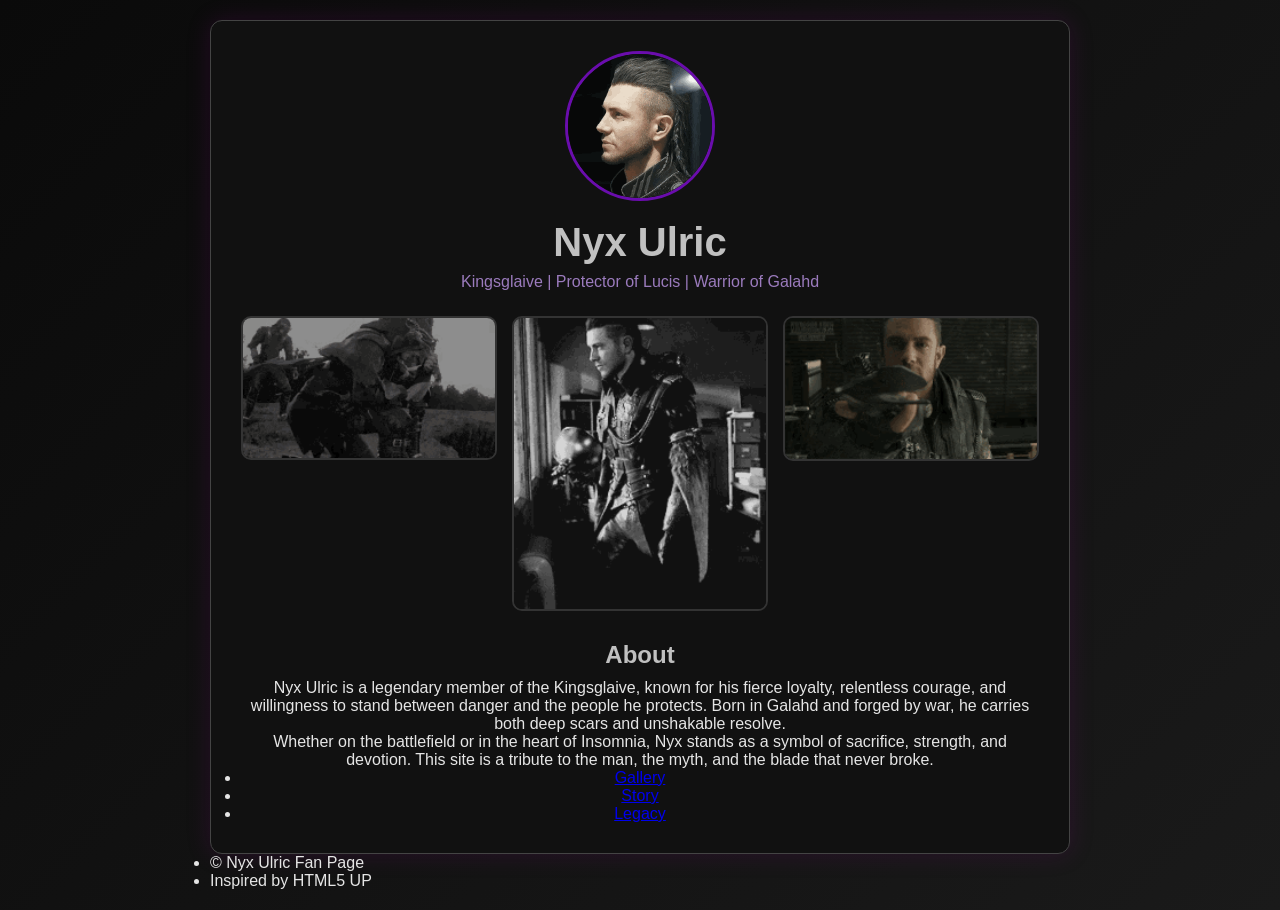
<file: Week5/name card/templates/index.html>
<!DOCTYPE html>
<html lang="en">
<head>
  <meta charset="UTF-8" />
  <meta name="viewport" content="width=device-width, initial-scale=1.0" />
  <title>Nyx Ulric</title>
  <link rel="stylesheet" href="../static/styles.css" />
</head>
<body class="is-loading">
  <div id="wrapper">
    <section id="main">
      <header>
        <span class="avatar">
          <img src="../static/images/nyx7.gif" alt="Profile of Nyx Ulric" />
        </span>
        <h1>Nyx Ulric</h1>
        <p>Kingsglaive | Protector of Lucis | Warrior of Galahd</p>
      </header>

      <section class="gallery">
        <img src="../static/images/nyx5.gif" alt="Nyx Ulric working" />
        <img src="../static/images/nyx8.gif" alt="Nyx Ulric in formal attire" />
        <img src="../static/images/nyx6.gif" alt="Nyx Ulric preparing" />
      </section>

      <section class="bio">
        <h2>About</h2>
        <p>
          Nyx Ulric is a legendary member of the Kingsglaive, known for his fierce loyalty,
          relentless courage, and willingness to stand between danger and the people he protects.
          Born in Galahd and forged by war, he carries both deep scars and unshakable resolve.
        </p>
        <p>
          Whether on the battlefield or in the heart of Insomnia, Nyx stands as a symbol of sacrifice,
          strength, and devotion. This site is a tribute to the man, the myth, and the blade that never broke.
        </p>
      </section>

      <footer>
        <ul class="icons">
          <li><a href="#">Gallery</a></li>
          <li><a href="#">Story</a></li>
          <li><a href="#">Legacy</a></li>
        </ul>
      </footer>
    </section>

    <footer id="footer">
      <ul class="copyright">
        <li>&copy; Nyx Ulric Fan Page</li>
        <li>Inspired by HTML5 UP</li>
      </ul>
    </footer>
  </div>

  <script>
    if ('addEventListener' in window) {
      window.addEventListener('load', function () {
        document.body.className = document.body.className.replace(/\bis-loading\b/, '');
      });
      document.body.className += (navigator.userAgent.match(/(MSIE|rv:11\.0)/) ? ' is-ie' : '');
    }
  </script>
</body>
</html>
</file>
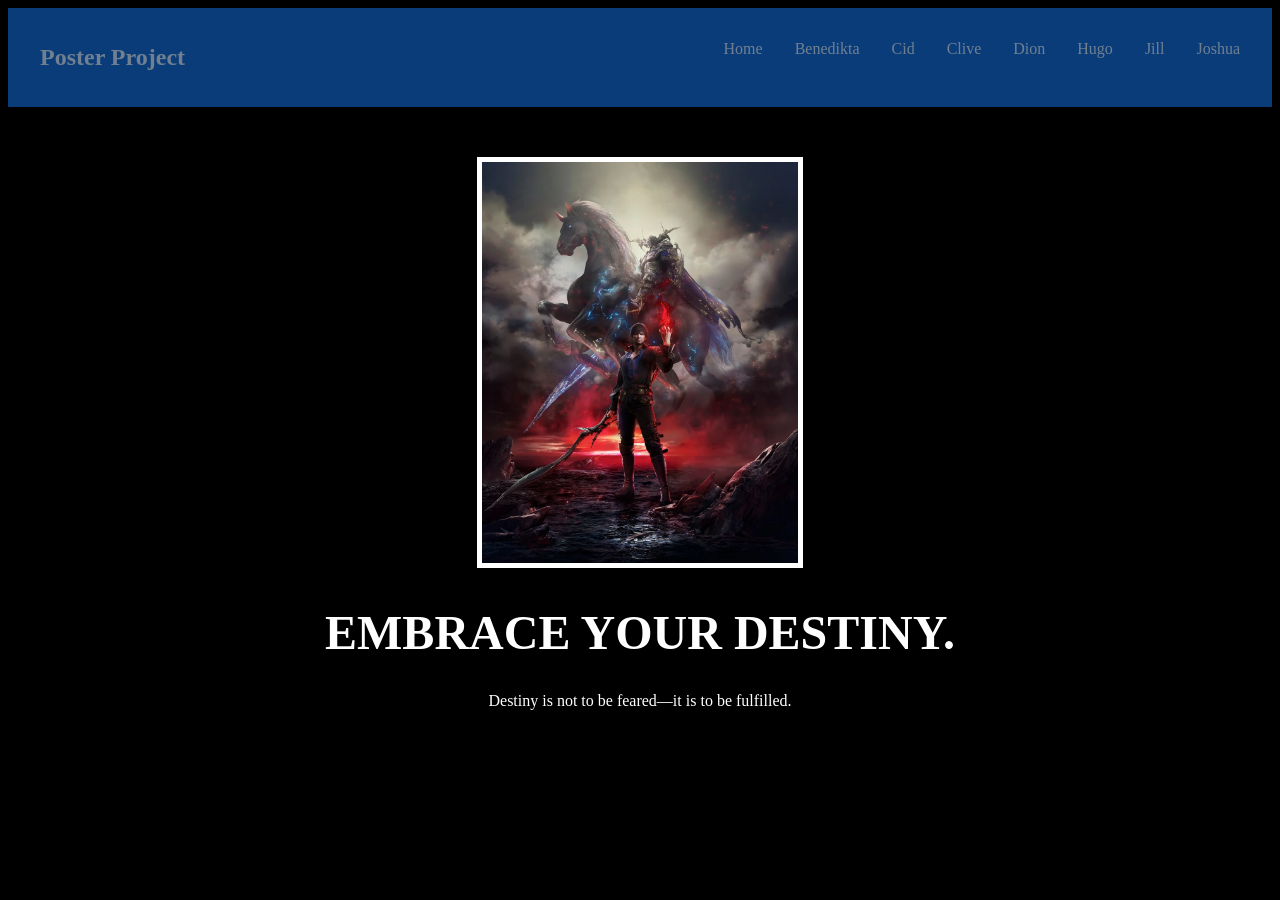
<file: Week5/poster/barnabas/index.html>
<!DOCTYPE html>
<html lang="en">

<head>
  <meta charset="UTF-8">
  <title>Motivation Meme</title>
  <link rel="stylesheet" href="./style.css" />
  <link rel="preconnect" href="https://fonts.googleapis.com">
  <link rel="preconnect" href="https://fonts.gstatic.com" crossorigin>
  <link href="https://fonts.google.com/specimen/Cinzel?preview.script=Latn" rel="stylesheet">
</head>

<body>
  <nav>
      <h2>Poster Project</h2>
      <ul>
        <li><a href="../index.html">Home</a></li>
        <li><a href="../benedikta/index.html">Benedikta</a></li>
        <li><a href="../cid/index.html">Cid</a></li>
        <li><a href="../clive/index.html">Clive</a></li>
        <li><a href="../dion/index.html">Dion</a></li>
        <li><a href="../hugo/index.html">Hugo</a></li>
        <li><a href="../jill/index.html">Jill</a></li>
        <li><a href="../joshua/index.html">Joshua</a></li>
      </ul>  
    </nav>

  <div class="poster">
    <img class="motivation-img" src="../assets/images/barnabas-odin.png" src="Barnabas with Odin" />
    <h1>Embrace Your Destiny.</h1>
    <p>Destiny is not to be feared—it is to be fulfilled.</p>
  </div>
</body>

</html>
</file>
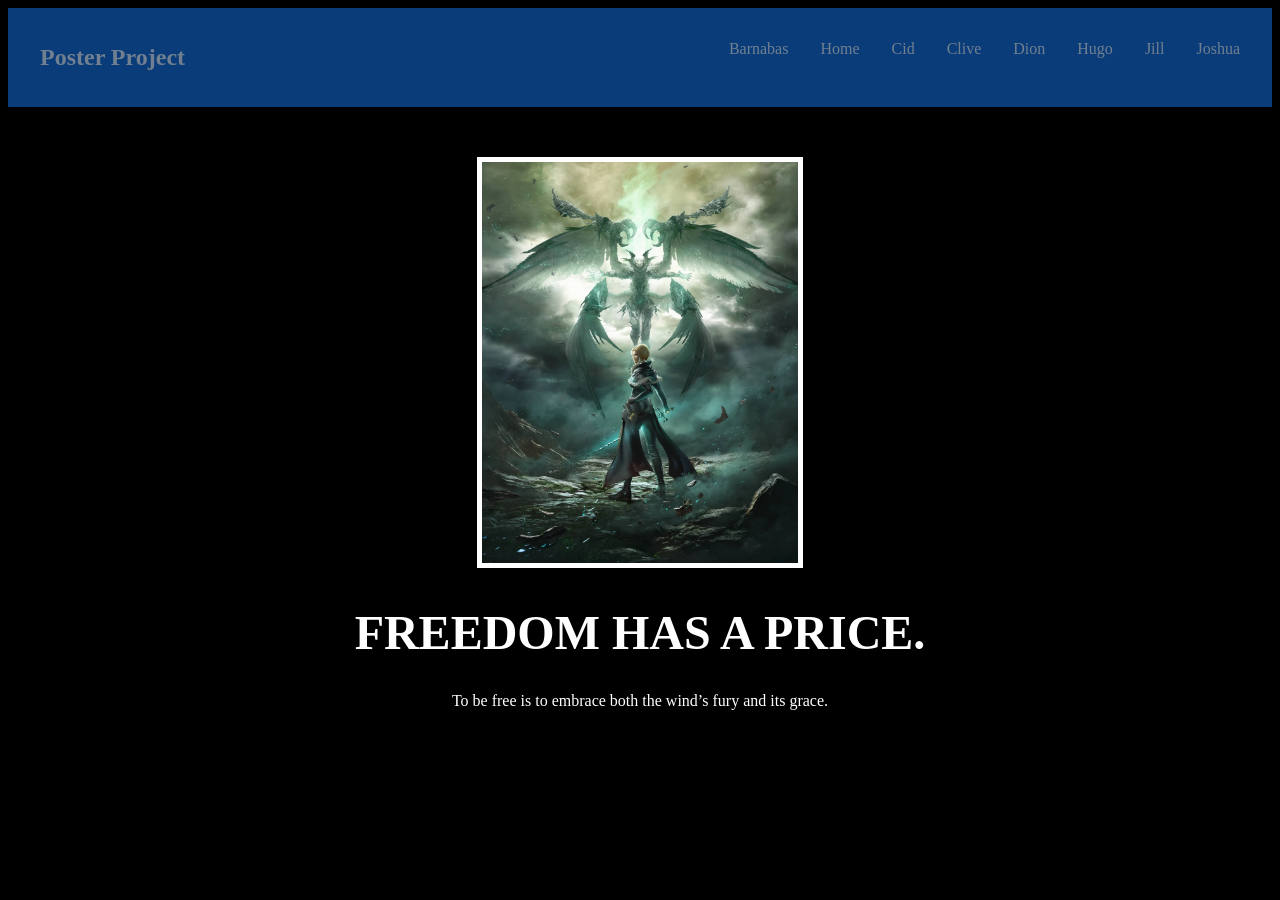
<file: Week5/poster/benedikta/index.html>
<!DOCTYPE html>
<html lang="en">

<head>
  <meta charset="UTF-8">
  <title>Motivation Meme</title>
  <link rel="stylesheet" href="./style.css" />
  <link rel="preconnect" href="https://fonts.googleapis.com">
  <link rel="preconnect" href="https://fonts.gstatic.com" crossorigin>
  <link href="https://fonts.google.com/specimen/Cinzel?preview.script=Latn" rel="stylesheet">
</head>

<body>
  <nav>
      <h2>Poster Project</h2>
      <ul>
        <li><a href="../barnabas/index.html">Barnabas</a></li>
        <li><a href="../index.html">Home</a></li>
        <li><a href="../cid/index.html">Cid</a></li>
        <li><a href="../clive/index.html">Clive</a></li>
        <li><a href="../dion/index.html">Dion</a></li>
        <li><a href="../hugo/index.html">Hugo</a></li>
        <li><a href="../jill/index.html">Jill</a></li>
        <li><a href="../joshua/index.html">Joshua</a></li>
      </ul>  
    </nav>

  <div class="poster">
    <img class="motivation-img" src="../assets/images/benedikta-garuda.png" src="Benedikta with Garuda" />
    <h1>Freedom Has a Price.</h1>
    <p>To be free is to embrace both the wind’s fury and its grace.</p>
  </div>
</body>

</html>
</file>
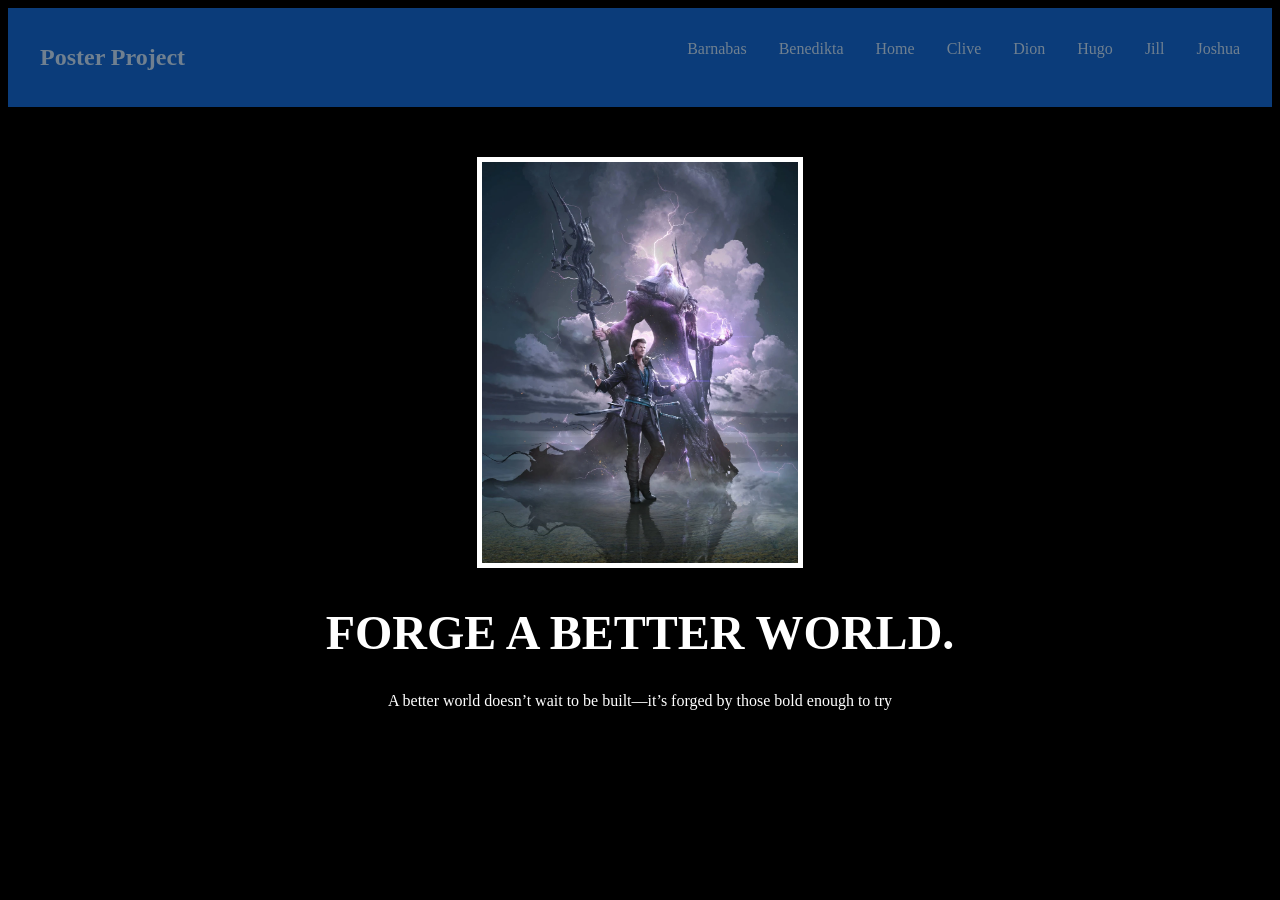
<file: Week5/poster/cid/index.html>
<!DOCTYPE html>
<html lang="en">

<head>
  <meta charset="UTF-8">
  <title>Motivation Meme</title>
  <link rel="stylesheet" href="./style.css" />
  <link rel="preconnect" href="https://fonts.googleapis.com">
  <link rel="preconnect" href="https://fonts.gstatic.com" crossorigin>
  <link href="https://fonts.google.com/specimen/Cinzel?preview.script=Latn" rel="stylesheet">
</head>

<body>
  <nav>
      <h2>Poster Project</h2>
      <ul>
        <li><a href="../barnabas/index.html">Barnabas</a></li>
        <li><a href="../benedikta/index.html">Benedikta</a></li>
        <li><a href="../index.html">Home</a></li>
        <li><a href="../clive/index.html">Clive</a></li>
        <li><a href="../dion/index.html">Dion</a></li>
        <li><a href="../hugo/index.html">Hugo</a></li>
        <li><a href="../jill/index.html">Jill</a></li>
        <li><a href="../joshua/index.html">Joshua</a></li>
      </ul>  
    </nav>

  <div class="poster">
    <img class="motivation-img" src="../assets/images/cid-ramuh.png" src="Cid with Ramuh" />
    <h1>Forge a Better World.</h1>
    <p>A better world doesn’t wait to be built—it’s forged by those bold enough to try</p>
  </div>
</body>

</html>
</file>
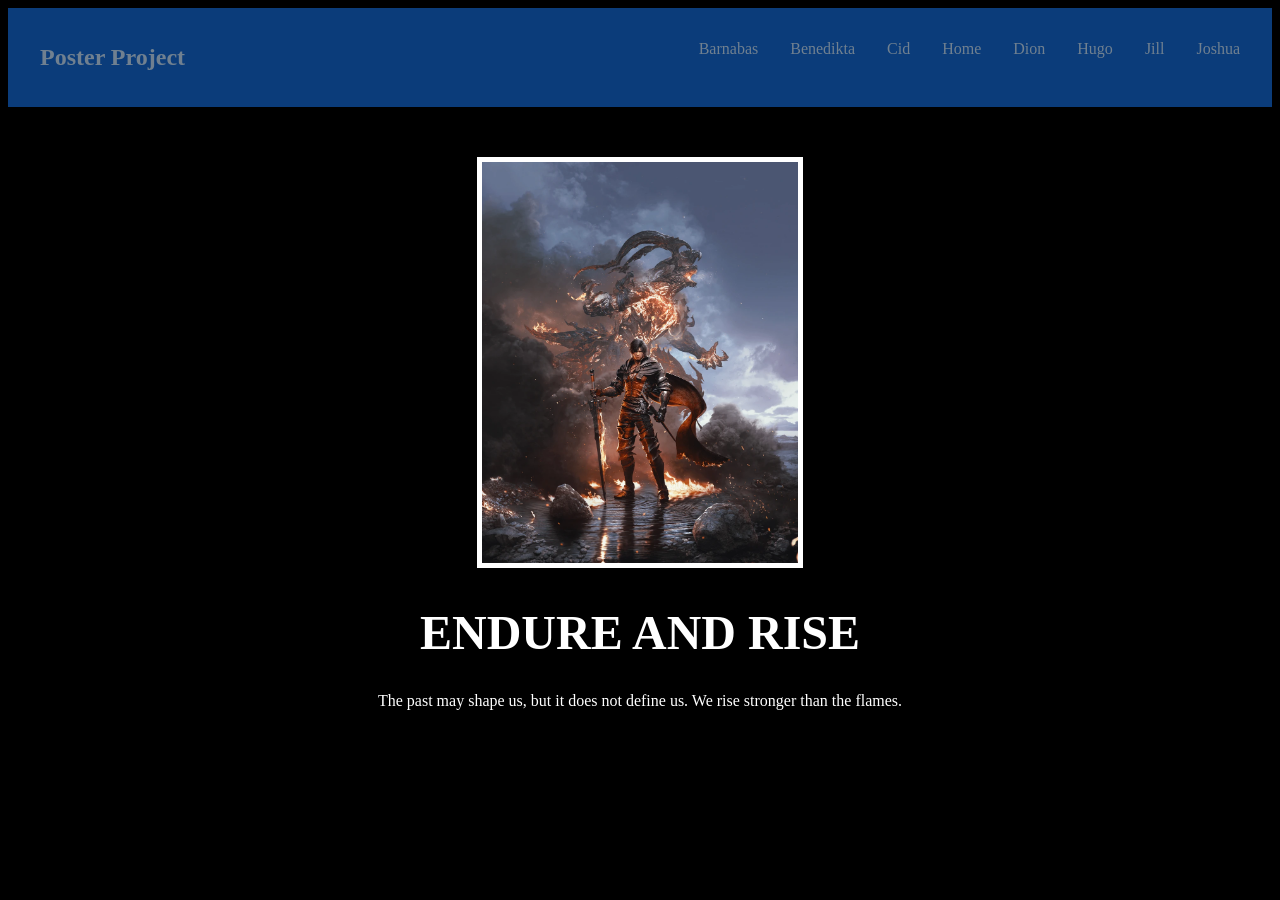
<file: Week5/poster/clive/index.html>
<!DOCTYPE html>
<html lang="en">

<head>
  <meta charset="UTF-8">
  <title>Motivation Meme</title>
  <link rel="stylesheet" href="./style.css" />
  <link rel="preconnect" href="https://fonts.googleapis.com">
  <link rel="preconnect" href="https://fonts.gstatic.com" crossorigin>
  <link href="https://fonts.google.com/specimen/Cinzel?preview.script=Latn" rel="stylesheet">
</head>

<body>
  <nav>
      <h2>Poster Project</h2>
      <ul>
        <li><a href="../barnabas/index.html">Barnabas</a></li>
        <li><a href="../benedikta/index.html">Benedikta</a></li>
        <li><a href="../cid/index.html">Cid</a></li>
        <li><a href="../index.html">Home</a></li>
        <li><a href="../dion/index.html">Dion</a></li>
        <li><a href="../hugo/index.html">Hugo</a></li>
        <li><a href="../jill/index.html">Jill</a></li>
        <li><a href="../joshua/index.html">Joshua</a></li>
      </ul>  
    </nav>

  <div class="poster">
    <img class="motivation-img" src="../assets/images/clive-ifrit.png" src="Clive with Ifrit" />
    <h1>Endure and Rise</h1>
    <p>The past may shape us, but it does not define us. We rise stronger than the flames.</p>
  </div>
</body>

</html>
</file>
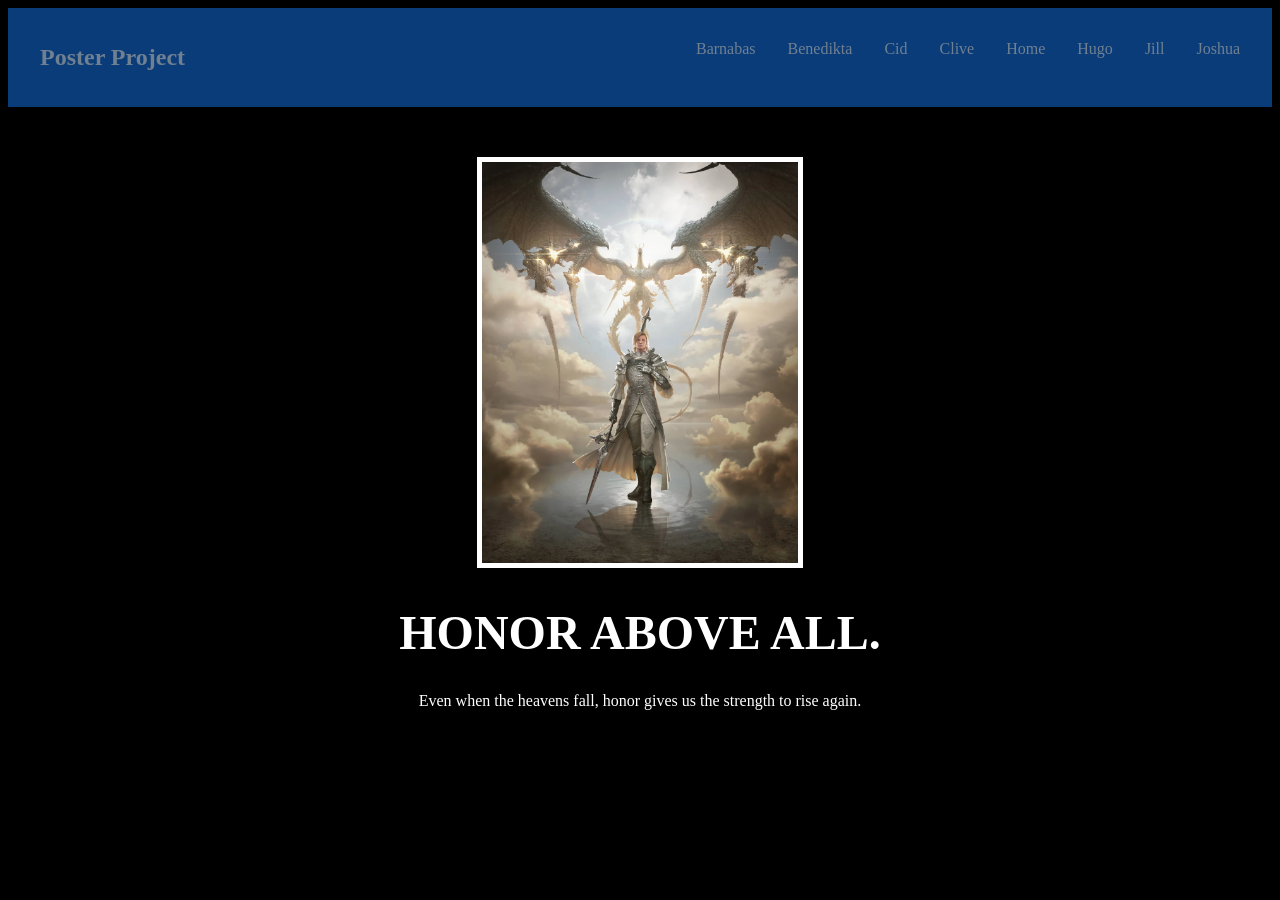
<file: Week5/poster/dion/index.html>
<!DOCTYPE html>
<html lang="en">

<head>
  <meta charset="UTF-8">
  <title>Motivation Meme</title>
  <link rel="stylesheet" href="./style.css" />
  <link rel="preconnect" href="https://fonts.googleapis.com">
  <link rel="preconnect" href="https://fonts.gstatic.com" crossorigin>
  <link href="https://fonts.google.com/specimen/Cinzel?preview.script=Latn" rel="stylesheet">
</head>

<body>
  <nav>
      <h2>Poster Project</h2>
      <ul>
        <li><a href="../barnabas/index.html">Barnabas</a></li>
        <li><a href="../benedikta/index.html">Benedikta</a></li>
        <li><a href="../cid/index.html">Cid</a></li>
        <li><a href="../clive/index.html">Clive</a></li>
        <li><a href="../index.html">Home</a></li>
        <li><a href="../hugo/index.html">Hugo</a></li>
        <li><a href="../jill/index.html">Jill</a></li>
        <li><a href="../joshua/index.html">Joshua</a></li>
      </ul>  
    </nav>

  <div class="poster">
    <img class="motivation-img" src="../assets/images/dion-bahamut.png" src="Dion with Bahamut" />
    <h1>Honor Above All.</h1>
    <p>Even when the heavens fall, honor gives us the strength to rise again.</p>
  </div>
</body>

</html>
</file>
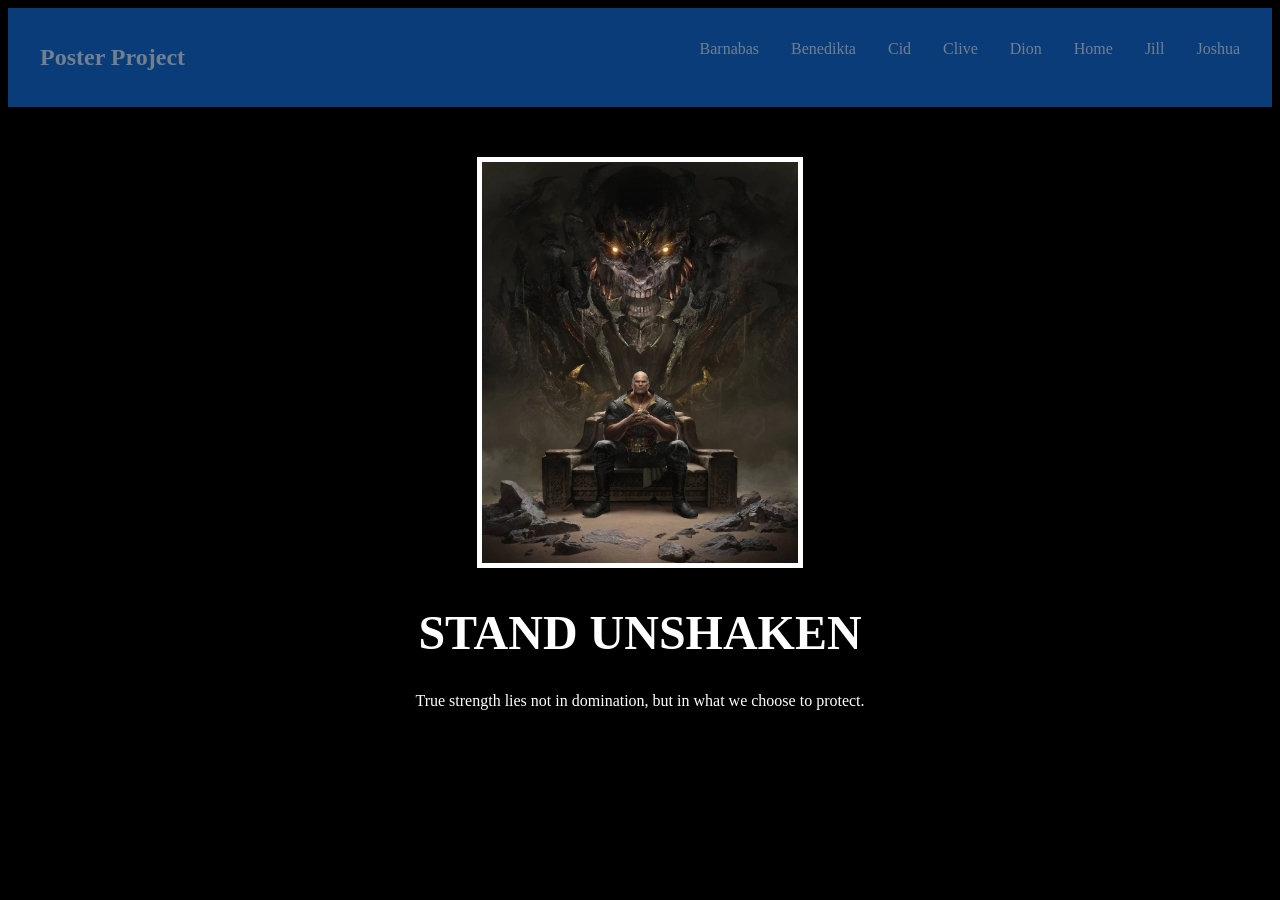
<file: Week5/poster/hugo/index.html>
<!DOCTYPE html>
<html lang="en">

<head>
  <meta charset="UTF-8">
  <title>Motivation Meme</title>
  <link rel="stylesheet" href="./style.css" />
  <link rel="preconnect" href="https://fonts.googleapis.com">
  <link rel="preconnect" href="https://fonts.gstatic.com" crossorigin>
  <link href="https://fonts.google.com/specimen/Cinzel?preview.script=Latn" rel="stylesheet">
</head>

<body>
  <nav>
      <h2>Poster Project</h2>
      <ul>
        <li><a href="../barnabas/index.html">Barnabas</a></li>
        <li><a href="../benedikta/index.html">Benedikta</a></li>
        <li><a href="../cid/index.html">Cid</a></li>
        <li><a href="../clive/index.html">Clive</a></li>
        <li><a href="../dion/index.html">Dion</a></li>
        <li><a href="../index.html">Home</a></li>
        <li><a href="../jill/index.html">Jill</a></li>
        <li><a href="../joshua/index.html">Joshua</a></li>
      </ul>  
    </nav>

  <div class="poster">
    <img class="motivation-img" src="../assets/images/hugo-titan.png" src="Hugo with Titan" />
    <h1>Stand Unshaken</h1>
    <p>True strength lies not in domination, but in what we choose to protect.</p>
  </div>
</body>

</html>
</file>
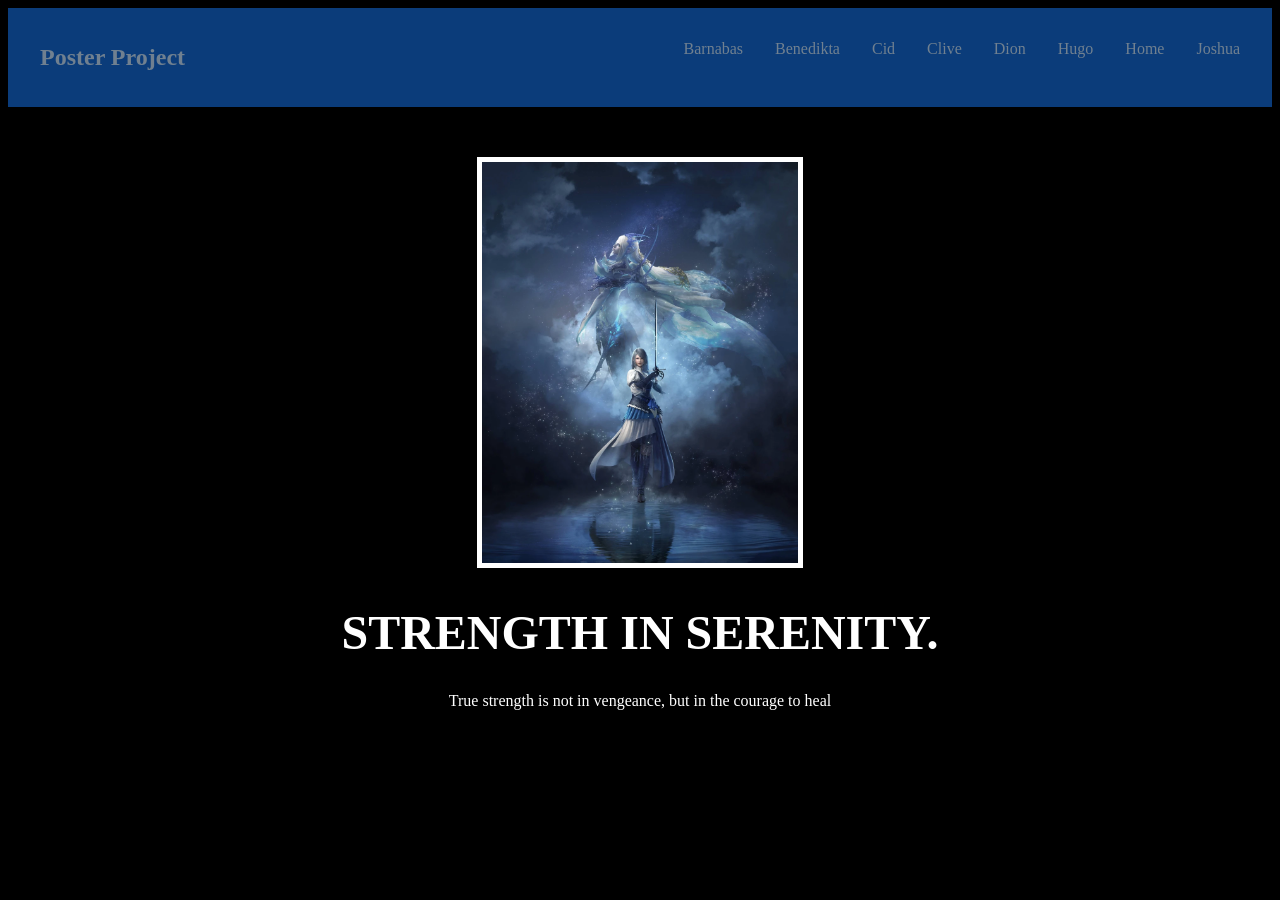
<file: Week5/poster/jill/index.html>
<!DOCTYPE html>
<html lang="en">

<head>
  <meta charset="UTF-8">
  <title>Motivation Meme</title>
  <link rel="stylesheet" href="./style.css" />
  <link rel="preconnect" href="https://fonts.googleapis.com">
  <link rel="preconnect" href="https://fonts.gstatic.com" crossorigin>
  <link href="https://fonts.google.com/specimen/Cinzel?preview.script=Latn" rel="stylesheet">
</head>

<body>
  <nav>
      <h2>Poster Project</h2>
      <ul>
        <li><a href="../barnabas/index.html">Barnabas</a></li>
        <li><a href="../benedikta/index.html">Benedikta</a></li>
        <li><a href="../cid/index.html">Cid</a></li>
        <li><a href="../clive/index.html">Clive</a></li>
        <li><a href="../dion/index.html">Dion</a></li>
        <li><a href="../hugo/index.html">Hugo</a></li>
        <li><a href="../index.html">Home</a></li>
        <li><a href="../joshua/index.html">Joshua</a></li>
      </ul>  
    </nav>

  <div class="poster">
    <img class="motivation-img" src="../assets/images/jill-shiva.png" src="Jill with Shiva" />
    <h1>Strength in Serenity.</h1>
    <p>True strength is not in vengeance, but in the courage to heal</p>
  </div>
</body>

</html>
</file>
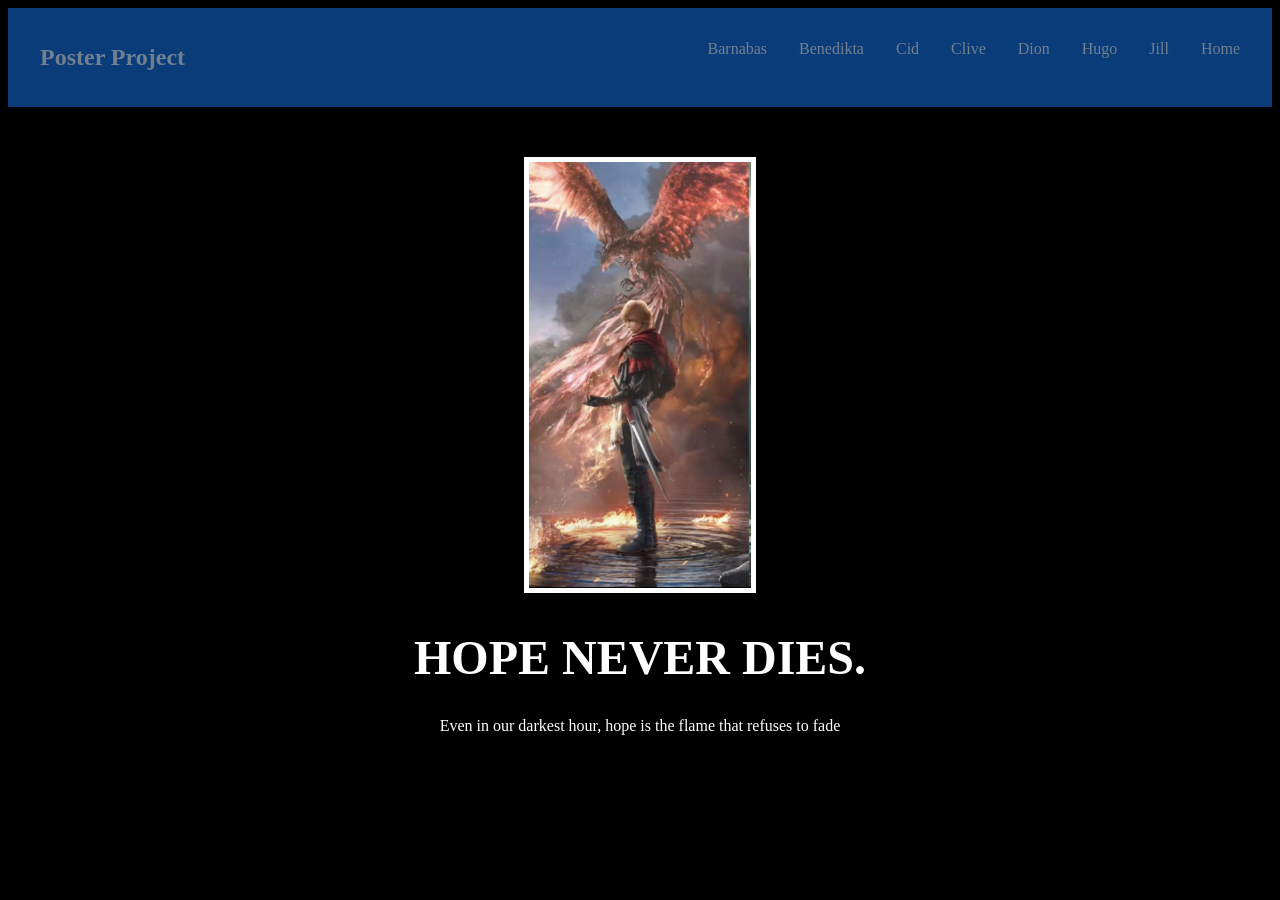
<file: Week5/poster/joshua/index.html>
<!DOCTYPE html>
<html lang="en">

<head>
  <meta charset="UTF-8">
  <title>Motivation Meme</title>
  <link rel="stylesheet" href="./style.css" />
  <link rel="preconnect" href="https://fonts.googleapis.com">
  <link rel="preconnect" href="https://fonts.gstatic.com" crossorigin>
  <link href="https://fonts.google.com/specimen/Cinzel?preview.script=Latn" rel="stylesheet">
</head>

<body>
  <nav>
      <h2>Poster Project</h2>
      <ul>
        <li><a href="../barnabas/index.html">Barnabas</a></li>
        <li><a href="../benedikta/index.html">Benedikta</a></li>
        <li><a href="../cid/index.html">Cid</a></li>
        <li><a href="../clive/index.html">Clive</a></li>
        <li><a href="../dion/index.html">Dion</a></li>
        <li><a href="../hugo/index.html">Hugo</a></li>
        <li><a href="../jill/index.html">Jill</a></li>
        <li><a href="../index.html">Home</a></li>
      </ul>  
    </nav>

  <div class="poster">
    <img class="motivation-img" src="../assets/images/joshua-phoenix.png" src="Joshua with Phoenix" />
    <h1>Hope Never Dies.</h1>
    <p>Even in our darkest hour, hope is the flame that refuses to fade</p>
  </div>
</body>

</html>
</file>
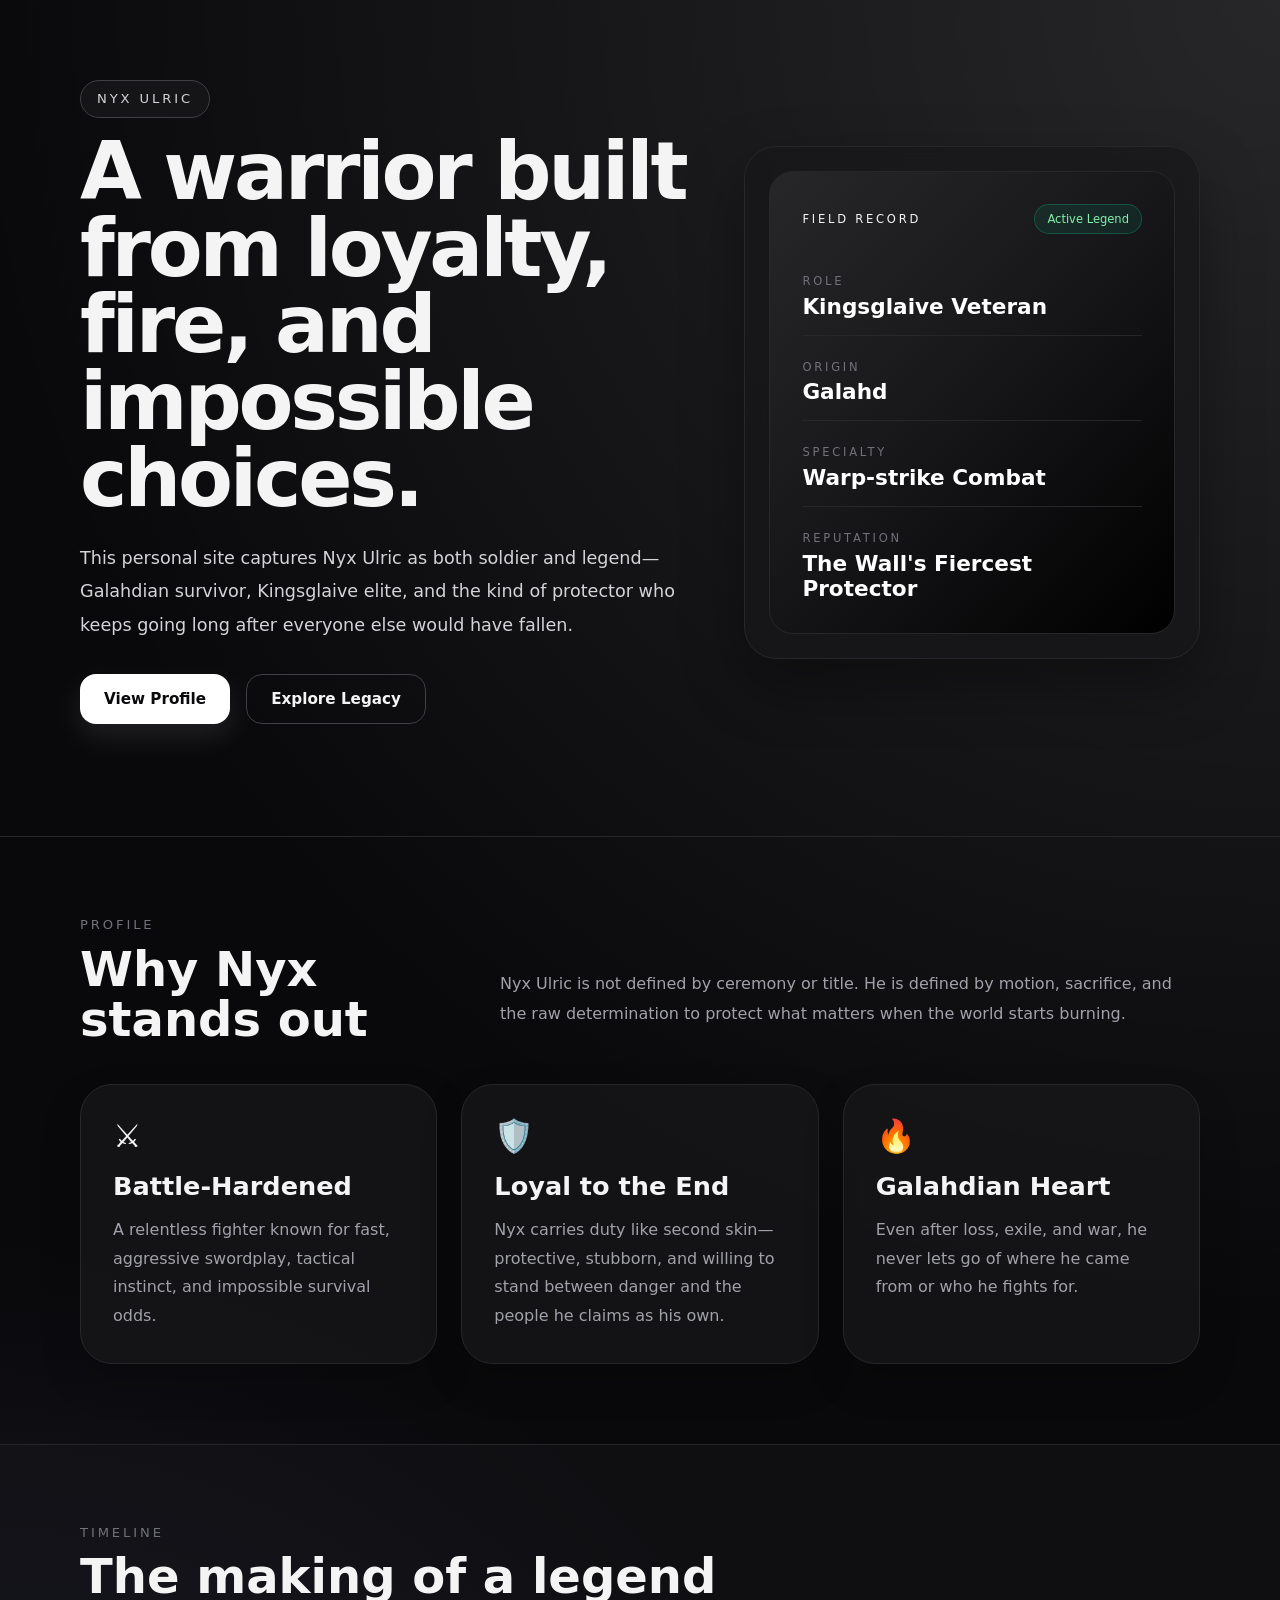
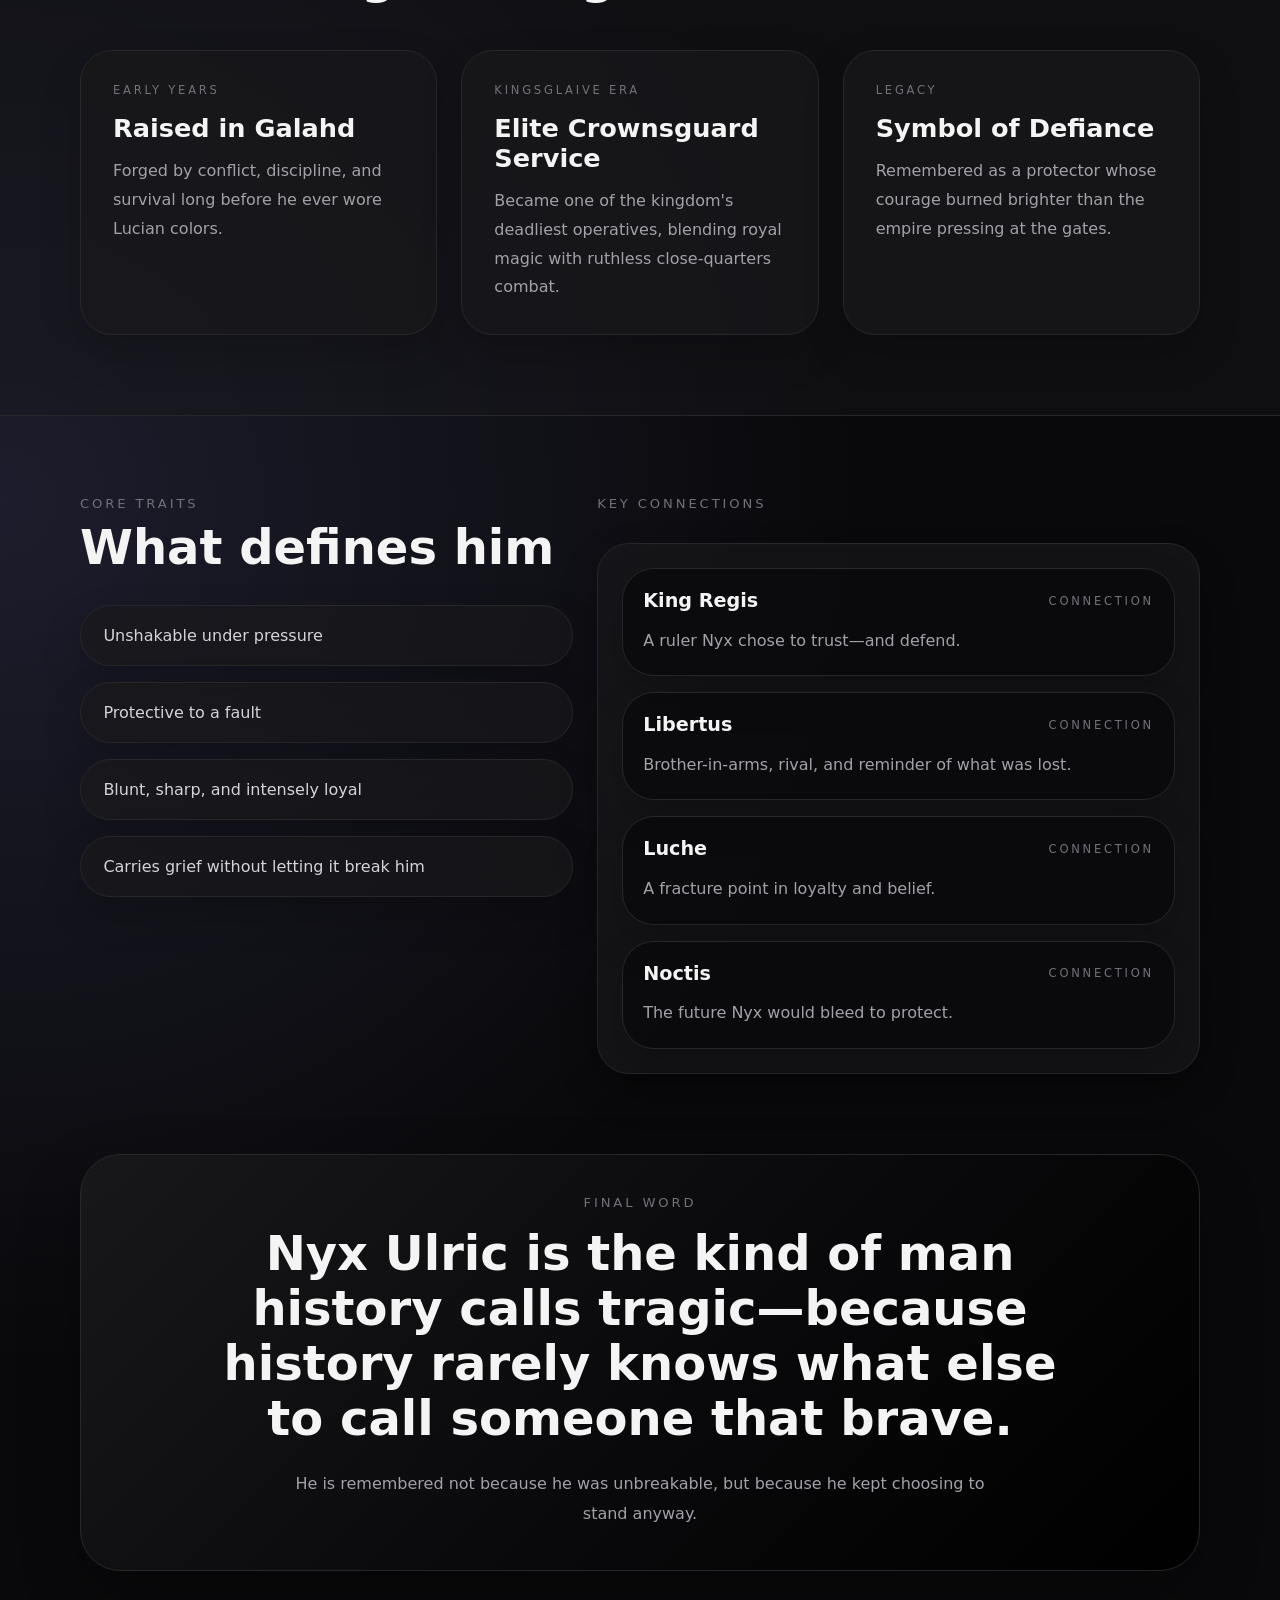
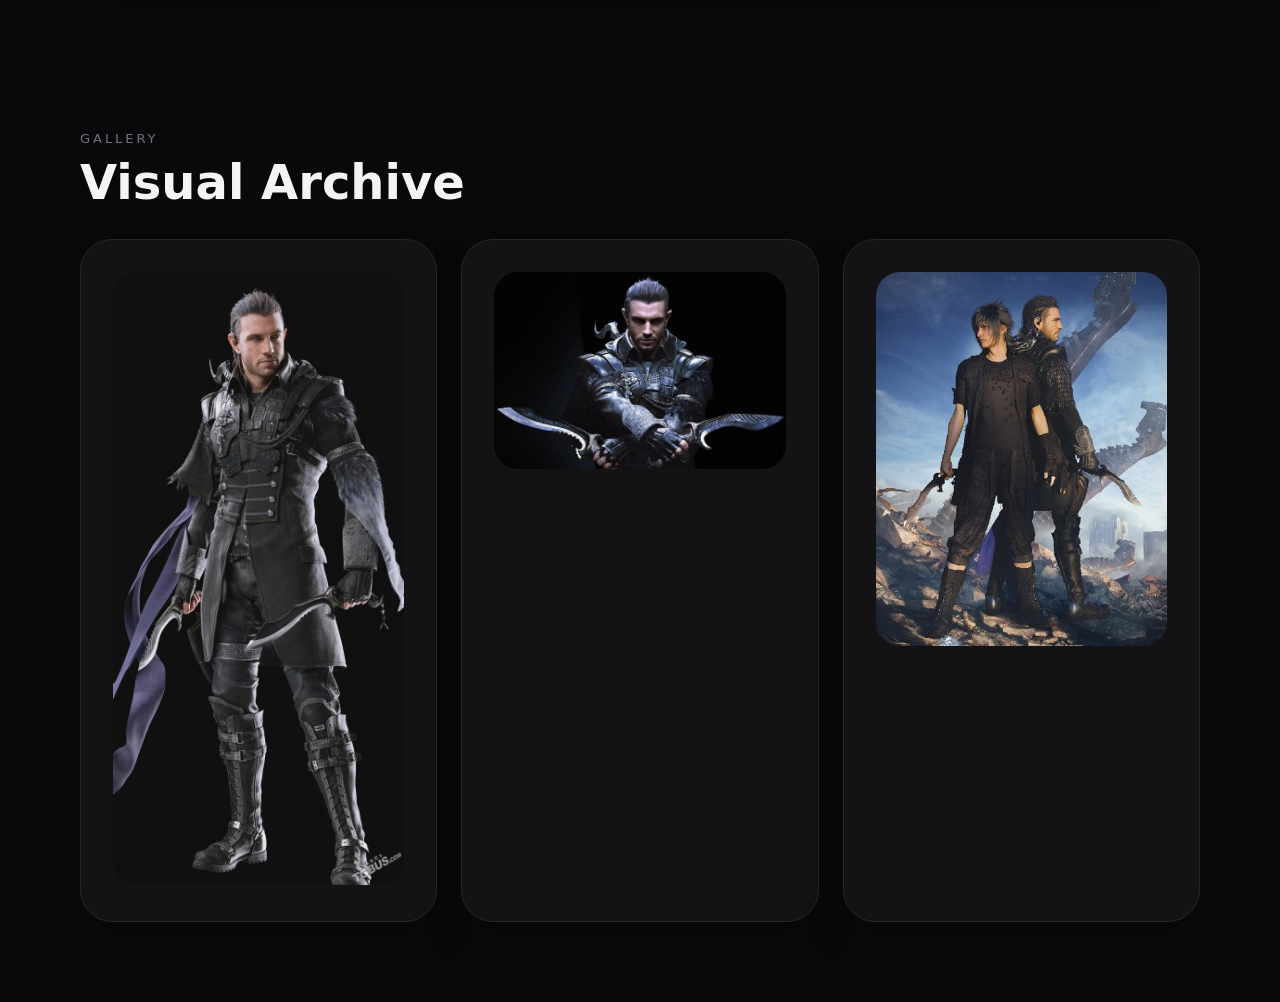
<file: Week5/name card/templates/nyx/nyx.html>
<!DOCTYPE html>
<html lang="en">
  <head>
    <meta charset="UTF-8" />
    <meta name="viewport" content="width=device-width, initial-scale=1.0" />
    <title>Nyx Ulric | Personal Website</title>
    <meta
      name="description"
      content="A cinematic personal website for Nyx Ulric featuring profile highlights, legacy timeline, core traits, and key relationships."
    />
    <link rel="stylesheet" href="styles.css" />
  </head>
  <body>
    <div class="site-shell">
      <section class="hero-section">
        <div class="hero-backdrop"></div>
        <div class="container hero-grid">
          <div class="hero-copy">
            <p class="eyebrow pill">Nyx Ulric</p>
            <h1 class="hero-title">
              A warrior built from loyalty, fire, and impossible choices.
            </h1>
            <p class="hero-text">
              This personal site captures Nyx Ulric as both soldier and
              legend—Galahdian survivor, Kingsglaive elite, and the kind of
              protector who keeps going long after everyone else would have
              fallen.
            </p>
            <div class="button-row">
              <a href="#profile" class="btn btn-primary">View Profile</a>
              <a href="#timeline" class="btn btn-secondary">Explore Legacy</a>
            </div>
          </div>

          <div class="stat-panel-wrap">
            <div class="stat-panel-outer">
              <div class="stat-panel-inner">
                <div class="panel-head">
                  <span class="eyebrow small">Field Record</span>
                  <span class="status-badge">Active Legend</span>
                </div>
                <div class="stat-list">
                  <div class="stat-item">
                    <p class="eyebrow small muted">Role</p>
                    <p class="stat-value">Kingsglaive Veteran</p>
                  </div>
                  <div class="stat-item">
                    <p class="eyebrow small muted">Origin</p>
                    <p class="stat-value">Galahd</p>
                  </div>
                  <div class="stat-item">
                    <p class="eyebrow small muted">Specialty</p>
                    <p class="stat-value">Warp-strike Combat</p>
                  </div>
                  <div class="stat-item">
                    <p class="eyebrow small muted">Reputation</p>
                    <p class="stat-value">The Wall's Fiercest Protector</p>
                  </div>
                </div>
              </div>
            </div>
          </div>
        </div>
      </section>

      <section id="profile" class="section container">
        <div class="section-head section-head-split">
          <div>
            <p class="eyebrow muted">Profile</p>
            <h2 class="section-title">Why Nyx stands out</h2>
          </div>
          <p class="section-copy">
            Nyx Ulric is not defined by ceremony or title. He is defined by
            motion, sacrifice, and the raw determination to protect what matters
            when the world starts burning.
          </p>
        </div>

        <div class="three-col-grid">
          <div class="card feature-card">
            <div class="feature-icon">⚔️</div>
            <h3 class="card-title">Battle-Hardened</h3>
            <p class="card-copy">
              A relentless fighter known for fast, aggressive swordplay,
              tactical instinct, and impossible survival odds.
            </p>
          </div>

          <div class="card feature-card">
            <div class="feature-icon">🛡️</div>
            <h3 class="card-title">Loyal to the End</h3>
            <p class="card-copy">
              Nyx carries duty like second skin—protective, stubborn, and
              willing to stand between danger and the people he claims as his
              own.
            </p>
          </div>

          <div class="card feature-card">
            <div class="feature-icon">🔥</div>
            <h3 class="card-title">Galahdian Heart</h3>
            <p class="card-copy">
              Even after loss, exile, and war, he never lets go of where he came
              from or who he fights for.
            </p>
          </div>
        </div>
      </section>

      <section id="timeline" class="section section-alt">
        <div class="container">
          <p class="eyebrow muted">Timeline</p>
          <h2 class="section-title">The making of a legend</h2>

          <div class="three-col-grid timeline-grid">
            <div class="card timeline-card">
              <p class="eyebrow small muted">Early Years</p>
              <h3 class="card-title">Raised in Galahd</h3>
              <p class="card-copy">
                Forged by conflict, discipline, and survival long before he ever
                wore Lucian colors.
              </p>
            </div>

            <div class="card timeline-card">
              <p class="eyebrow small muted">Kingsglaive Era</p>
              <h3 class="card-title">Elite Crownsguard Service</h3>
              <p class="card-copy">
                Became one of the kingdom's deadliest operatives, blending royal
                magic with ruthless close-quarters combat.
              </p>
            </div>

            <div class="card timeline-card">
              <p class="eyebrow small muted">Legacy</p>
              <h3 class="card-title">Symbol of Defiance</h3>
              <p class="card-copy">
                Remembered as a protector whose courage burned brighter than the
                empire pressing at the gates.
              </p>
            </div>
          </div>
        </div>
      </section>

      <section class="section container">
        <div class="two-col-grid">
          <div>
            <p class="eyebrow muted">Core Traits</p>
            <h2 class="section-title">What defines him</h2>
            <div class="trait-list">
              <div class="card trait-item">Unshakable under pressure</div>
              <div class="card trait-item">Protective to a fault</div>
              <div class="card trait-item">Blunt, sharp, and intensely loyal</div>
              <div class="card trait-item">
                Carries grief without letting it break him
              </div>
            </div>
          </div>

          <div>
            <p class="eyebrow muted">Key Connections</p>
            <div class="card relations-shell">
              <div class="relations-list">
                <div class="card relation-card">
                  <div class="relation-head">
                    <h3 class="relation-name">King Regis</h3>
                    <span class="eyebrow small muted">Connection</span>
                  </div>
                  <p class="card-copy">
                    A ruler Nyx chose to trust—and defend.
                  </p>
                </div>

                <div class="card relation-card">
                  <div class="relation-head">
                    <h3 class="relation-name">Libertus</h3>
                    <span class="eyebrow small muted">Connection</span>
                  </div>
                  <p class="card-copy">
                    Brother-in-arms, rival, and reminder of what was lost.
                  </p>
                </div>

                <div class="card relation-card">
                  <div class="relation-head">
                    <h3 class="relation-name">Luche</h3>
                    <span class="eyebrow small muted">Connection</span>
                  </div>
                  <p class="card-copy">
                    A fracture point in loyalty and belief.
                  </p>
                </div>

                <div class="card relation-card">
                  <div class="relation-head">
                    <h3 class="relation-name">Noctis</h3>
                    <span class="eyebrow small muted">Connection</span>
                  </div>
                  <p class="card-copy">
                    The future Nyx would bleed to protect.
                  </p>
                </div>
              </div>
            </div>
          </div>
        </div>
      </section>

      <section class="container closing-wrap">
        <div class="closing-panel">
          <p class="eyebrow muted">Final Word</p>
          <h2 class="closing-title">
            Nyx Ulric is the kind of man history calls tragic—because history
            rarely knows what else to call someone that brave.
          </h2>
          <p class="closing-copy">
            He is remembered not because he was unbreakable, but because he kept
            choosing to stand anyway.
          </p>
        </div>
      </section>

       <section class="section container">
        <p class="eyebrow muted">Gallery</p>
        <h2 class="section-title">Visual Archive</h2>
        <div class="three-col-grid" style="margin-top:2rem;">
          <div class="card feature-card">
            <img src="nyx.png" alt="Nyx Ulric full body" style="width:100%; border-radius:1.5rem;" />
          </div>
          <div class="card feature-card">
            <img src="nyx2.png" alt="Nyx Ulric combat stance" style="width:100%; border-radius:1.5rem;" />
          </div>
          <div class="card feature-card">
            <img src="nyxnoct.png" alt="Nyx and Noctis" style="width:100%; border-radius:1.5rem;" />
          </div>
        </div>
      </section>

    </div>
  </body>
</html>
</file>
<file: Week5/name card/static/styles.css>
/* Base Reset */
* {
  margin: 0;
  padding: 0;
  box-sizing: border-box;
}

body {
  font-family: Arial, Helvetica, sans-serif;
  background: linear-gradient(135deg, #0a0a0a, #1a1a1a);
  color: #e5e5e5;
  display: flex;
  justify-content: center;
  align-items: center;
  min-height: 100vh;
}

#wrapper {
  width: 100%;
  max-width: 900px;
  padding: 20px;
}

#main {
  background: #111;
  border: 1px solid #444;
  border-radius: 12px;
  padding: 30px;
  text-align: center;
  box-shadow: 0 0 25px rgba(128, 0, 128, 0.2);
}

/* Header */
header h1 {
  font-size: 2.5rem;
  margin-top: 15px;
  color: #c0c0c0;
}

header p {
  color: #9b7bbd;
  margin-top: 8px;
}

.avatar img {
  width: 150px;
  height: 150px;
  border-radius: 50%;
  border: 3px solid #6a0dad;
  object-fit: cover;
}

/* Gallery */
.gallery {
  margin-top: 25px;
  display: grid;
  grid-template-columns: repeat(auto-fit, minmax(150px, 1fr));
  gap: 15px;
}

.gallery img {
  width: 100%;
  border-radius: 10px;
  border: 2px solid #333;
  transition: transform 0.3s ease, box-shadow 0.3s ease;
}

.gallery img:hover {
  transform: scale(1.05);
  box-shadow: 0 0 15px rgba(106, 13, 173, 0.6);
}

/* Bio Section */
.bio {
  margin-top: 30px;
}

.bio h2 {
  margin-bottom: 10px;
  color: #c0c0c0;
}
</file>
<file: Week5/poster/barnabas/style.css>
body {
  background-color: black;
}
h1 {
  text-transform: uppercase;
  font-size: 3rem;
}

/* Nav */
nav {
  display: flex; 
  justify-content: space-between; 
  padding: 1rem 2rem; 
  background: #0b3c7a;
}

nav ul {
  display: flex; 
  list-style: none; 
}

nav li {
  padding-left: 2rem; 
}

nav a {
  text-decoration: none;
  color: slategray;
}

nav h2 {
  color: slategray;
}

.poster {
  width: 50%;
  margin-left: 25%;
  margin-top: 50px;
  color: white;
  font-family: "Cinzel", serif;
  text-align: center;
}

.motivation-img {
  border: 5px solid white;
  width: 50%;
}
</file>
<file: Week5/poster/benedikta/style.css>
body {
  background-color: black;
}
h1 {
  text-transform: uppercase;
  font-size: 3rem;
}

/* Nav */
nav {
  display: flex; 
  justify-content: space-between; 
  padding: 1rem 2rem; 
  background: #0b3c7a;
}

nav ul {
  display: flex; 
  list-style: none; 
}

nav li {
  padding-left: 2rem; 
}

nav a {
  text-decoration: none;
  color: slategray;
}

nav h2 {
  color: slategray;
}

.poster {
  width: 50%;
  margin-left: 25%;
  margin-top: 50px;
  color: white;
  font-family: "Cinzel", serif;
  text-align: center;
}

.motivation-img {
  border: 5px solid white;
  width: 50%;
}
</file>
<file: Week5/poster/cid/style.css>
body {
  background-color: black;
}
h1 {
  text-transform: uppercase;
  font-size: 3rem;
}

/* Nav */
nav {
  display: flex; 
  justify-content: space-between; 
  padding: 1rem 2rem; 
  background: #0b3c7a;
}

nav ul {
  display: flex; 
  list-style: none; 
}

nav li {
  padding-left: 2rem; 
}

nav a {
  text-decoration: none;
  color: slategray;
}

nav h2 {
  color: slategray;
}

.poster {
  width: 50%;
  margin-left: 25%;
  margin-top: 50px;
  color: white;
  font-family: "Cinzel", serif;
  text-align: center;
}

.motivation-img {
  border: 5px solid white;
  width: 50%;
}
</file>
<file: Week5/poster/clive/style.css>
body {
  background-color: black;
}
h1 {
  text-transform: uppercase;
  font-size: 3rem;
}

/* Nav */
nav {
  display: flex; 
  justify-content: space-between; 
  padding: 1rem 2rem; 
  background: #0b3c7a;
}

nav ul {
  display: flex; 
  list-style: none; 
}

nav li {
  padding-left: 2rem; 
}

nav a {
  text-decoration: none;
  color: slategray;
}

nav h2 {
  color: slategray;
}

.poster {
  width: 50%;
  margin-left: 25%;
  margin-top: 50px;
  color: white;
  font-family: "Cinzel", serif;
  text-align: center;
}

.motivation-img {
  border: 5px solid white;
  width: 50%;
}
</file>
<file: Week5/poster/dion/style.css>
body {
  background-color: black;
}
h1 {
  text-transform: uppercase;
  font-size: 3rem;
}

/* Nav */
nav {
  display: flex; 
  justify-content: space-between; 
  padding: 1rem 2rem; 
  background: #0b3c7a;
}

nav ul {
  display: flex; 
  list-style: none; 
}

nav li {
  padding-left: 2rem; 
}

nav a {
  text-decoration: none;
  color: slategray;
}

nav h2 {
  color: slategray;
}

.poster {
  width: 50%;
  margin-left: 25%;
  margin-top: 50px;
  color: white;
  font-family: "Cinzel", serif;
  text-align: center;
}

.motivation-img {
  border: 5px solid white;
  width: 50%;
}
</file>
<file: Week5/poster/hugo/style.css>
body {
  background-color: black;
}
h1 {
  text-transform: uppercase;
  font-size: 3rem;
}

/* Nav */
nav {
  display: flex; 
  justify-content: space-between; 
  padding: 1rem 2rem; 
  background: #0b3c7a;
}

nav ul {
  display: flex; 
  list-style: none; 
}

nav li {
  padding-left: 2rem; 
}

nav a {
  text-decoration: none;
  color: slategray;
}

nav h2 {
  color: slategray;
}

.poster {
  width: 50%;
  margin-left: 25%;
  margin-top: 50px;
  color: white;
  font-family: "Cinzel", serif;
  text-align: center;
}

.motivation-img {
  border: 5px solid white;
  width: 50%;
}
</file>
<file: Week5/poster/jill/style.css>
body {
  background-color: black;
}
h1 {
  text-transform: uppercase;
  font-size: 3rem;
}

/* Nav */
nav {
  display: flex; 
  justify-content: space-between; 
  padding: 1rem 2rem; 
  background: #0b3c7a;
}

nav ul {
  display: flex; 
  list-style: none; 
}

nav li {
  padding-left: 2rem; 
}

nav a {
  text-decoration: none;
  color: slategray;
}

nav h2 {
  color: slategray;
}

.poster {
  width: 50%;
  margin-left: 25%;
  margin-top: 50px;
  color: white;
  font-family: "Cinzel", serif;
  text-align: center;
}

.motivation-img {
  border: 5px solid white;
  width: 50%;
}
</file>
<file: Week5/poster/joshua/style.css>
body {
  background-color: black;
}
h1 {
  text-transform: uppercase;
  font-size: 3rem;
}

/* Nav */
nav {
  display: flex; 
  justify-content: space-between; 
  padding: 1rem 2rem; 
  background: #0b3c7a;
}

nav ul {
  display: flex; 
  list-style: none; 
}

nav li {
  padding-left: 2rem; 
}

nav a {
  text-decoration: none;
  color: slategray;
}

nav h2 {
  color: slategray;
}

.poster {
  width: 50%;
  margin-left: 25%;
  margin-top: 50px;
  color: white;
  font-family: "Cinzel", serif;
  text-align: center;
}

.motivation-img {
  border: 5px solid white;
  width: 35%;
}
</file>
<file: Week5/name card/templates/nyx/styles.css>
* {
  box-sizing: border-box;
}

html {
  scroll-behavior: smooth;
}

body {
  margin: 0;
  font-family: Inter, ui-sans-serif, system-ui, -apple-system, BlinkMacSystemFont, "Segoe UI", sans-serif;
  background: #09090b;
  color: #f4f4f5;
}

a {
  color: inherit;
  text-decoration: none;
}

.site-shell {
  min-height: 100vh;
  background:
    radial-gradient(circle at top right, rgba(255, 255, 255, 0.12), transparent 30%),
    radial-gradient(circle at left, rgba(120, 119, 198, 0.18), transparent 35%),
    #09090b;
}

.container {
  width: min(1120px, calc(100% - 48px));
  margin: 0 auto;
}

.section {
  padding: 5rem 0;
}

.section-alt {
  padding: 5rem 0;
  border-top: 1px solid #27272a;
  border-bottom: 1px solid #27272a;
  background: rgba(24, 24, 27, 0.45);
}

.hero-section {
  position: relative;
  overflow: hidden;
  border-bottom: 1px solid #27272a;
}

.hero-backdrop {
  position: absolute;
  inset: 0;
  pointer-events: none;
}

.hero-grid {
  position: relative;
  display: grid;
  gap: 3rem;
  align-items: center;
  padding-top: 5rem;
  padding-bottom: 7rem;
}

.hero-copy {
  position: relative;
  z-index: 1;
}

.eyebrow {
  margin: 0;
  text-transform: uppercase;
  letter-spacing: 0.22em;
  font-size: 0.82rem;
}

.eyebrow.small {
  font-size: 0.72rem;
  letter-spacing: 0.24em;
}

.eyebrow.muted,
.muted {
  color: #71717a;
}

.pill {
  display: inline-flex;
  align-items: center;
  border: 1px solid #3f3f46;
  background: rgba(24, 24, 27, 0.8);
  color: #d4d4d8;
  border-radius: 999px;
  padding: 0.65rem 1rem;
}

.hero-title {
  margin: 1rem 0 0;
  max-width: 900px;
  font-size: clamp(2.8rem, 7vw, 5rem);
  line-height: 0.96;
  font-weight: 900;
  letter-spacing: -0.04em;
}

.hero-text {
  margin: 1.5rem 0 0;
  max-width: 700px;
  font-size: 1.1rem;
  line-height: 1.9;
  color: #d4d4d8;
}

.button-row {
  display: flex;
  flex-wrap: wrap;
  gap: 1rem;
  margin-top: 2rem;
}

.btn {
  display: inline-flex;
  align-items: center;
  justify-content: center;
  padding: 0.95rem 1.5rem;
  border-radius: 1rem;
  font-size: 0.95rem;
  font-weight: 700;
  transition: transform 0.2s ease, background 0.2s ease, border-color 0.2s ease;
}

.btn:hover {
  transform: translateY(-2px);
}

.btn-primary {
  background: #ffffff;
  color: #09090b;
  box-shadow: 0 12px 30px rgba(255, 255, 255, 0.1);
}

.btn-secondary {
  border: 1px solid #3f3f46;
  background: transparent;
  color: #f4f4f5;
}

.btn-secondary:hover {
  background: rgba(24, 24, 27, 0.9);
}

.stat-panel-wrap {
  position: relative;
}

.stat-panel-outer {
  border: 1px solid #27272a;
  border-radius: 2rem;
  padding: 1.5rem;
  background: rgba(24, 24, 27, 0.7);
  backdrop-filter: blur(12px);
  box-shadow: 0 25px 60px rgba(0, 0, 0, 0.35);
}

.stat-panel-inner {
  border: 1px solid #27272a;
  border-radius: 1.5rem;
  padding: 2rem;
  background: linear-gradient(135deg, #27272a 0%, #18181b 45%, #000000 100%);
}

.panel-head {
  display: flex;
  align-items: center;
  justify-content: space-between;
  gap: 1rem;
}

.status-badge {
  border: 1px solid rgba(16, 185, 129, 0.3);
  background: rgba(16, 185, 129, 0.1);
  color: #86efac;
  border-radius: 999px;
  padding: 0.45rem 0.75rem;
  font-size: 0.72rem;
}

.stat-list {
  margin-top: 2.5rem;
}

.stat-item {
  padding-bottom: 1rem;
  margin-bottom: 1.5rem;
  border-bottom: 1px solid #27272a;
}

.stat-item:last-child {
  margin-bottom: 0;
  padding-bottom: 0;
  border-bottom: none;
}

.stat-value {
  margin: 0.35rem 0 0;
  font-size: 1.35rem;
  font-weight: 700;
  color: #ffffff;
}

.section-head {
  margin-bottom: 2.5rem;
}

.section-head-split {
  display: grid;
  gap: 1.5rem;
}

.section-title {
  margin: 0.7rem 0 0;
  font-size: clamp(2rem, 4vw, 3rem);
  line-height: 1.05;
  font-weight: 800;
}

.section-copy {
  max-width: 700px;
  color: #a1a1aa;
  line-height: 1.85;
  font-size: 1rem;
}

.three-col-grid,
.two-col-grid {
  display: grid;
  gap: 1.5rem;
}

.card {
  border: 1px solid #27272a;
  border-radius: 2rem;
  background: rgba(24, 24, 27, 0.72);
  box-shadow: 0 18px 40px rgba(0, 0, 0, 0.18);
}

.feature-card,
.timeline-card {
  padding: 2rem;
}

.feature-card {
  transition: transform 0.2s ease;
}

.feature-card:hover {
  transform: translateY(-4px);
}

.feature-icon {
  font-size: 2rem;
}

.card-title {
  margin: 1rem 0 0;
  font-size: 1.6rem;
  font-weight: 700;
}

.card-copy {
  margin: 0.9rem 0 0;
  line-height: 1.8;
  color: #a1a1aa;
}

.timeline-grid {
  margin-top: 3rem;
}

.trait-list {
  display: grid;
  gap: 1rem;
  margin-top: 2rem;
}

.trait-item {
  padding: 1.25rem 1.4rem;
  color: #d4d4d8;
}

.relations-shell {
  margin-top: 2rem;
  padding: 1.5rem;
}

.relations-list {
  display: grid;
  gap: 1rem;
}

.relation-card {
  padding: 1.25rem;
  background: rgba(9, 9, 11, 0.82);
}

.relation-head {
  display: flex;
  align-items: center;
  justify-content: space-between;
  gap: 1rem;
}

.relation-name {
  margin: 0;
  font-size: 1.2rem;
  font-weight: 700;
}

.closing-wrap {
  padding-bottom: 5rem;
}

.closing-panel {
  border: 1px solid #27272a;
  border-radius: 2.5rem;
  padding: 2.5rem;
  text-align: center;
  background: linear-gradient(135deg, #18181b 0%, #09090b 55%, #000000 100%);
  box-shadow: 0 25px 60px rgba(0, 0, 0, 0.3);
}

.closing-title {
  max-width: 860px;
  margin: 1rem auto 0;
  font-size: clamp(2rem, 4vw, 3rem);
  line-height: 1.15;
  font-weight: 800;
}

.closing-copy {
  max-width: 700px;
  margin: 1.4rem auto 0;
  color: #a1a1aa;
  line-height: 1.9;
}

@media (min-width: 860px) {
  .hero-grid {
    grid-template-columns: 1.15fr 0.85fr;
  }

  .section-head-split {
    grid-template-columns: 1fr auto;
    align-items: end;
  }

  .three-col-grid {
    grid-template-columns: repeat(3, minmax(0, 1fr));
  }

  .two-col-grid {
    grid-template-columns: 0.9fr 1.1fr;
    align-items: start;
  }
}

@media (max-width: 640px) {
  .container {
    width: min(1120px, calc(100% - 32px));
  }

  .hero-grid,
  .section,
  .section-alt {
    padding-top: 4rem;
    padding-bottom: 4rem;
  }

  .closing-wrap {
    padding-bottom: 4rem;
  }

  .stat-panel-inner,
  .feature-card,
  .timeline-card,
  .closing-panel {
    padding: 1.5rem;
  }
}
</file>
